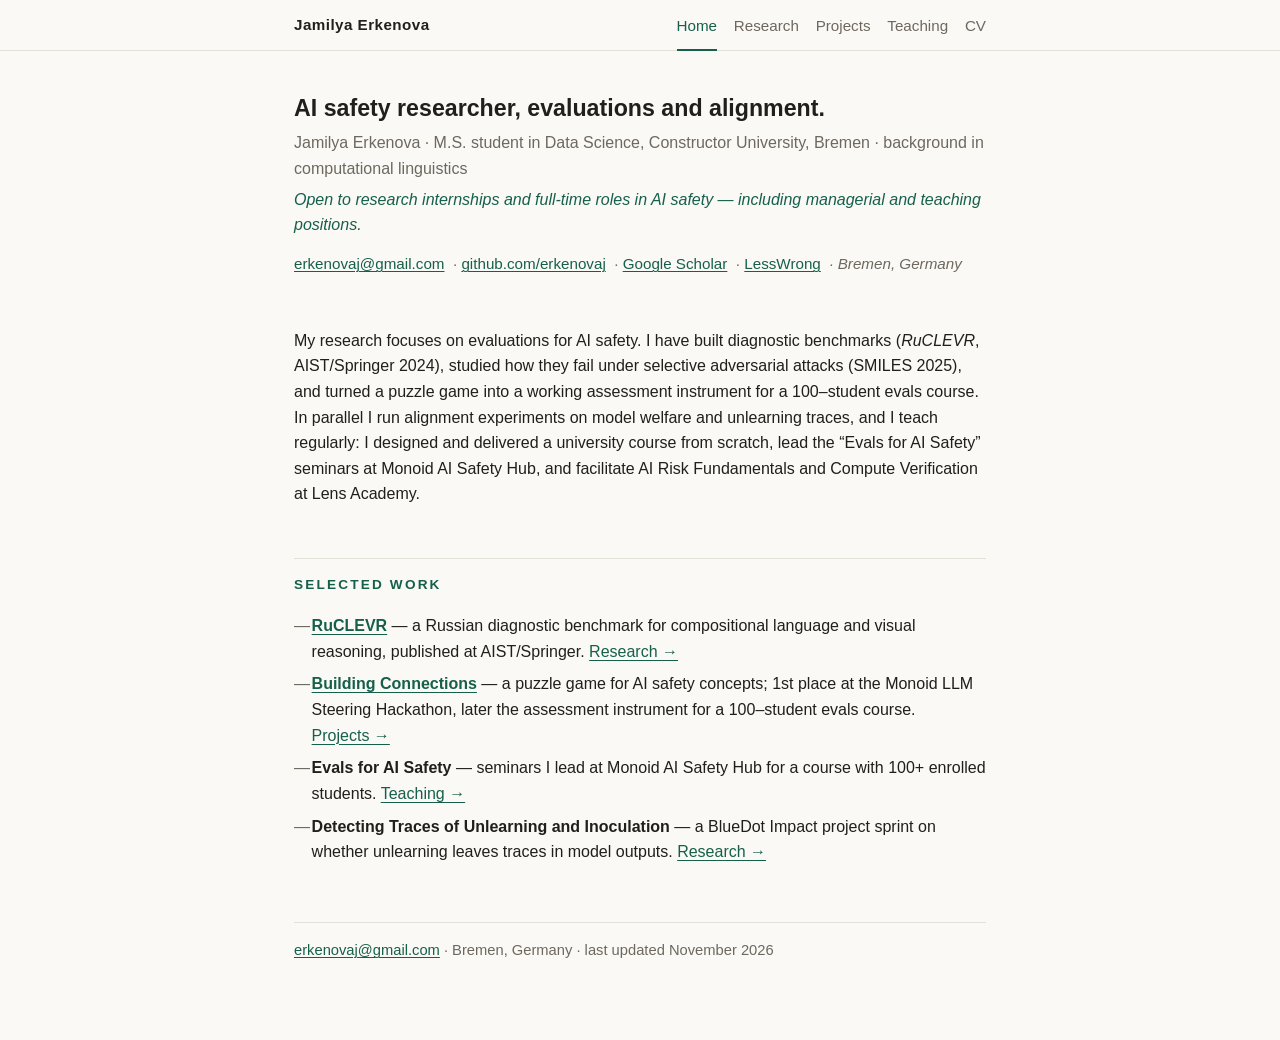
<file: index.html>
<!DOCTYPE html>
<html lang="en">
<head>
  <meta charset="utf-8">
  <meta name="viewport" content="width=device-width, initial-scale=1">
  <title>Jamilya Erkenova · AI Safety — Evals &amp; Alignment</title>
  <meta name="description" content="Jamilya Erkenova is an AI safety researcher working on evaluations and alignment. Research, projects, teaching experience, and a printable CV.">
  <meta property="og:title" content="Jamilya Erkenova · AI Safety — Evals & Alignment">
  <meta property="og:description" content="AI safety researcher working on evaluations and alignment. Research, projects, teaching, CV.">
  <meta property="og:type" content="website">
  <script type="application/ld+json">
  {
    "@context": "https://schema.org",
    "@type": "Person",
    "name": "Jamilya Erkenova",
    "jobTitle": "AI Safety Researcher",
    "email": "mailto:erkenovaj@gmail.com",
    "alumniOf": ["Higher School of Economics", "Plekhanov Russian University of Economics"],
    "sameAs": [
      "https://github.com/erkenovaj",
      "https://scholar.google.com/citations?user=n4L3FP0AAAAJ",
      "https://www.lesswrong.com/users/jamilya-erkenova"
    ]
  }
  </script>
  <link rel="icon" href="data:image/svg+xml,%3Csvg xmlns='http://www.w3.org/2000/svg' viewBox='0 0 16 16'%3E%3Ccircle cx='8' cy='8' r='7' fill='%2316604b'/%3E%3C/svg%3E">
  <link rel="stylesheet" href="style.css">
</head>
<body>
  <header class="topbar">
    <div class="topbar-inner">
      <a class="brand" href="index.html">Jamilya Erkenova</a>
      <nav>
        <ul>
          <li><a class="active" href="index.html">Home</a></li>
          <li><a href="research.html">Research</a></li>
          <li><a href="projects.html">Projects</a></li>
          <li><a href="teaching.html">Teaching</a></li>
          <li><a href="cv.html">CV</a></li>
        </ul>
      </nav>
    </div>
  </header>
  <main>

    <header>
      <h1 class="tagline">AI safety researcher, evaluations and&nbsp;alignment.</h1>
      <p class="meta">Jamilya Erkenova &middot; M.S. student in Data Science, Constructor University, Bremen &middot; background in computational linguistics</p>
      <p class="seeking">Open to research internships and full-time roles in AI safety &mdash; including managerial and teaching positions.</p>
      <ul class="contacts">
        <li><a href="mailto:erkenovaj@gmail.com">erkenovaj@gmail.com</a></li>
        <li><a href="https://github.com/erkenovaj">github.com/erkenovaj</a></li>
        <li><a href="https://scholar.google.com/citations?user=n4L3FP0AAAAJ">Google Scholar</a></li>
        <li><a href="https://www.lesswrong.com/users/jamilya-erkenova">LessWrong</a></li>
        <li class="loc">Bremen, Germany</li>
      </ul>
    </header>

    <section id="about">
      <p>My research focuses on evaluations for AI safety. I have built diagnostic
      benchmarks (<em>RuCLEVR</em>, AIST/Springer 2024), studied how they fail under
      selective adversarial attacks (SMILES 2025), and turned a puzzle game into a
      working assessment instrument for a 100&ndash;student evals course. In parallel I
      run alignment experiments on model welfare and unlearning traces, and I teach
      regularly: I designed and delivered a university course from scratch, lead the
      &ldquo;Evals for AI Safety&rdquo; seminars at Monoid AI Safety Hub, and facilitate
      AI Risk Fundamentals and Compute Verification at Lens&nbsp;Academy.</p>
    </section>

    <section id="selected">
      <h2>Selected work</h2>
      <ul class="plain">
        <li><strong><a href="https://link.springer.com/chapter/10.1007/978-3-031-97019-1_9">RuCLEVR</a></strong> &mdash; a Russian diagnostic benchmark for compositional language and visual reasoning, published at AIST/Springer. <a href="research.html">Research&nbsp;&rarr;</a></li>
        <li><strong><a href="https://ai-safety-connections.vercel.app/">Building Connections</a></strong> &mdash; a puzzle game for AI safety concepts; 1st place at the Monoid LLM Steering Hackathon, later the assessment instrument for a 100&ndash;student evals course. <a href="projects.html">Projects&nbsp;&rarr;</a></li>
        <li><strong>Evals for AI Safety</strong> &mdash; seminars I lead at Monoid AI Safety Hub for a course with 100+ enrolled students. <a href="teaching.html">Teaching&nbsp;&rarr;</a></li>
        <li><strong>Detecting Traces of Unlearning and Inoculation</strong> &mdash; a BlueDot Impact project sprint on whether unlearning leaves traces in model outputs. <a href="research.html">Research&nbsp;&rarr;</a></li>
      </ul>
    </section>

    <footer>
      <p>
        <a href="mailto:erkenovaj@gmail.com">erkenovaj@gmail.com</a> &middot; Bremen, Germany
        &middot; last updated November 2026
      </p>
    </footer>

  </main>
</body>
</html>
</file>
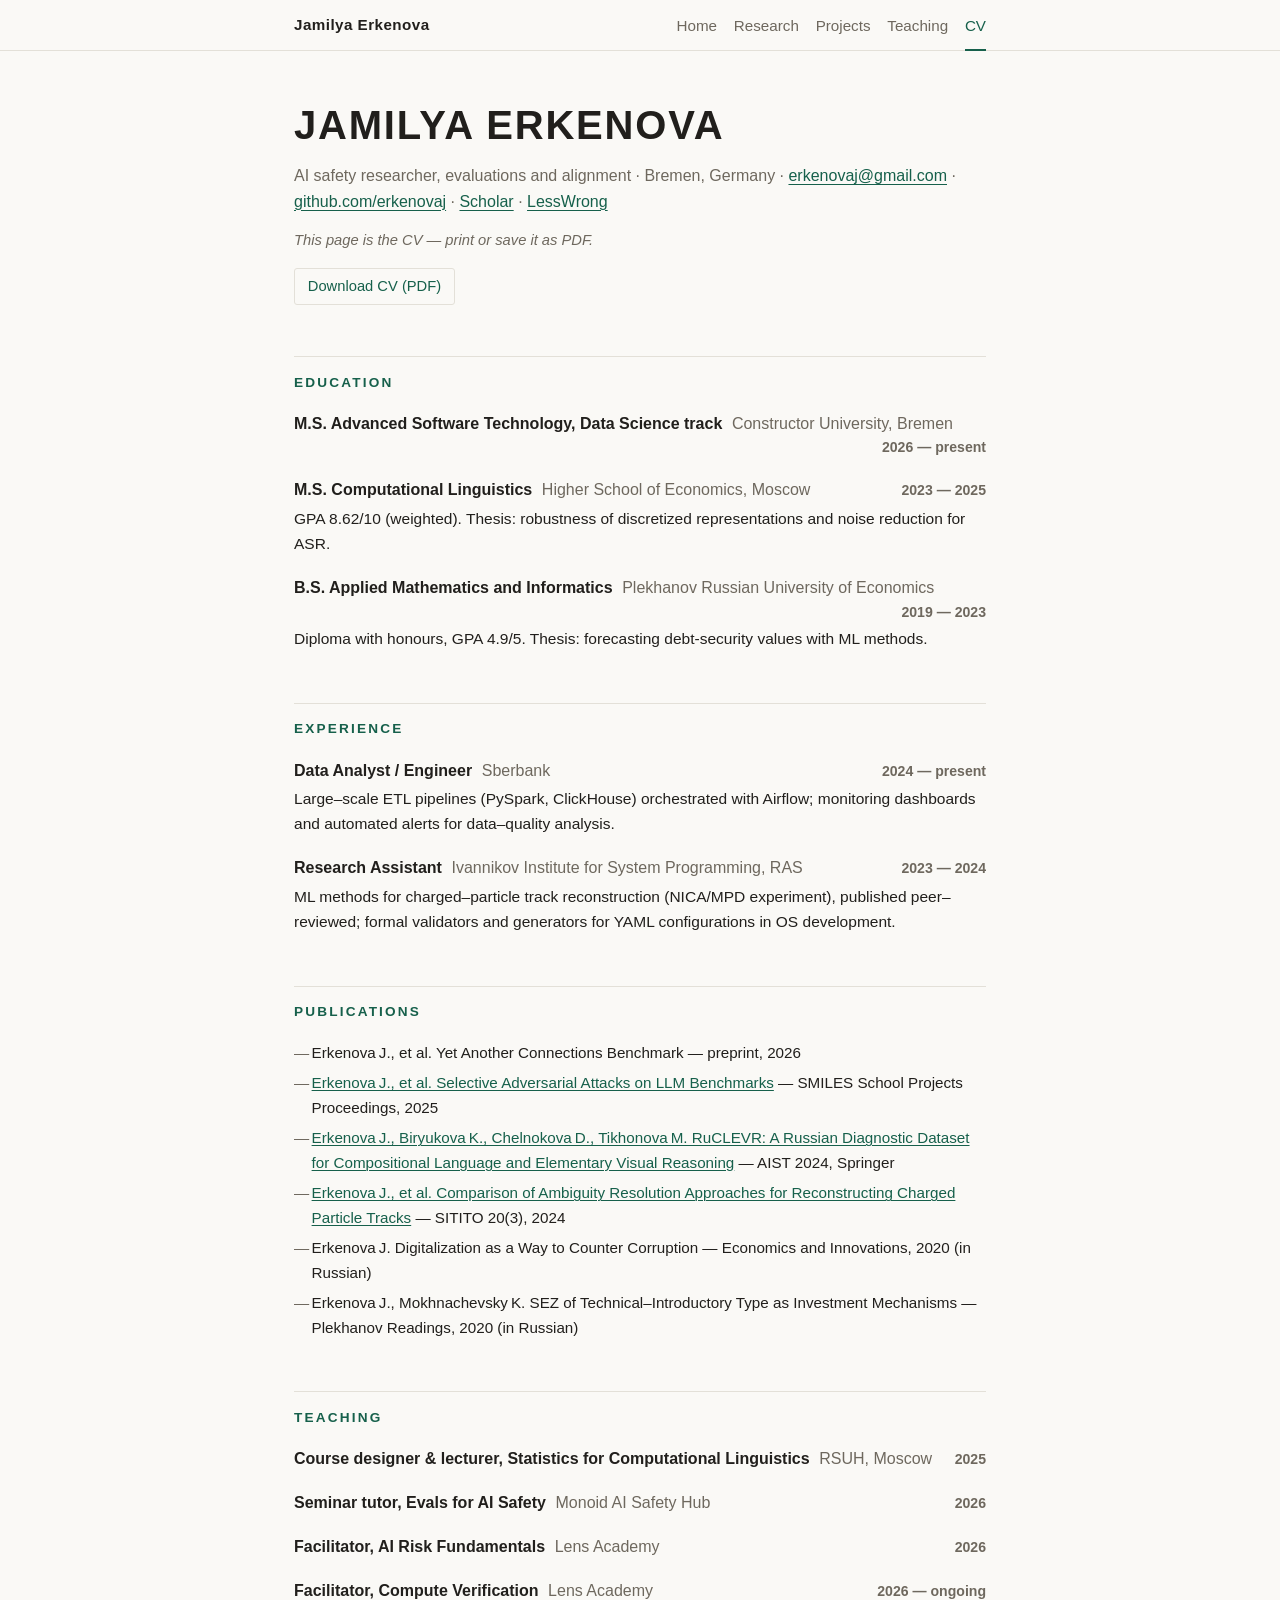
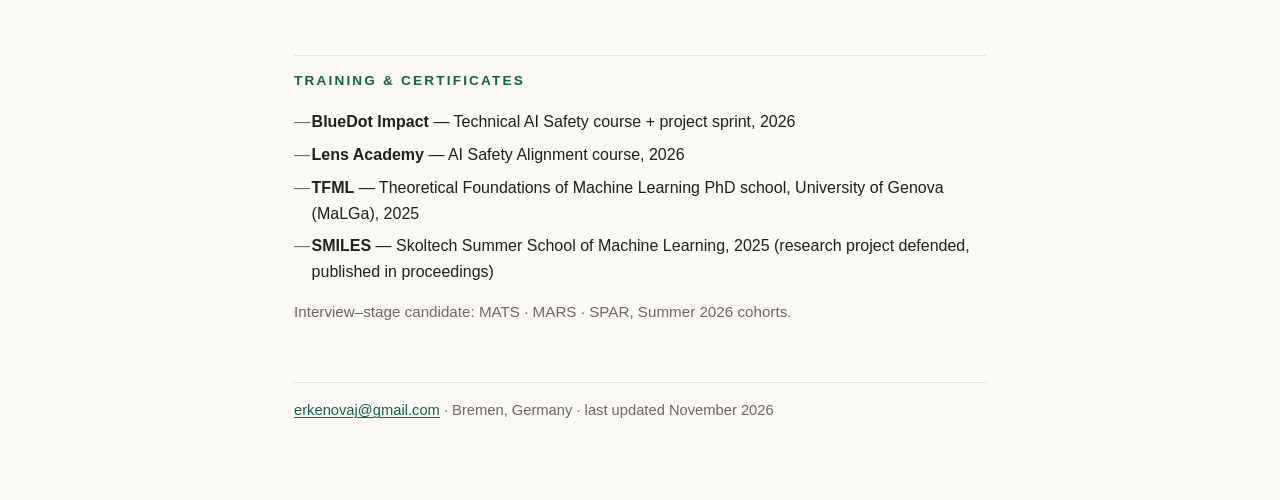
<file: cv.html>
<!DOCTYPE html>
<html lang="en">
<head>
  <meta charset="utf-8">
  <meta name="viewport" content="width=device-width, initial-scale=1">
  <title>Jamilya Erkenova · CV</title>
  <meta name="description" content="Curriculum vitae of Jamilya Erkenova: experience, education, publications, teaching, and training. Prints directly to PDF.">
  <meta property="og:title" content="Jamilya Erkenova · CV">
  <meta property="og:description" content="Experience, education, publications, teaching, and training.">
  <link rel="icon" href="data:image/svg+xml,%3Csvg xmlns='http://www.w3.org/2000/svg' viewBox='0 0 16 16'%3E%3Ccircle cx='8' cy='8' r='7' fill='%2316604b'/%3E%3C/svg%3E">
  <link rel="stylesheet" href="style.css">
</head>
<body>
  <header class="topbar">
    <div class="topbar-inner">
      <a class="brand" href="index.html">Jamilya Erkenova</a>
      <nav>
        <ul>
          <li><a href="index.html">Home</a></li>
          <li><a href="research.html">Research</a></li>
          <li><a href="projects.html">Projects</a></li>
          <li><a href="teaching.html">Teaching</a></li>
          <li><a class="active" href="cv.html">CV</a></li>
        </ul>
      </nav>
    </div>
  </header>
  <main>

    <header class="cvhead">
      <h1>Jamilya Erkenova</h1>
      <p class="meta">AI safety researcher, evaluations and alignment &middot; Bremen, Germany &middot;
      <a href="mailto:erkenovaj@gmail.com">erkenovaj@gmail.com</a> &middot;
      <a href="https://github.com/erkenovaj">github.com/erkenovaj</a> &middot;
      <a href="https://scholar.google.com/citations?user=n4L3FP0AAAAJ">Scholar</a> &middot;
      <a href="https://www.lesswrong.com/users/jamilya-erkenova">LessWrong</a></p>
      <p class="no-print cvhint">This page is the CV &mdash; print or save it as PDF.</p>
      <p class="no-print"><button onclick="window.print()">Download CV (PDF)</button></p>
    </header>

    <section id="education">
      <h2>Education</h2>
      <ul class="roles">
        <li>
          <p class="role-head">M.S. Advanced Software Technology, Data Science track <span class="org">Constructor University, Bremen</span> <span class="period">2026 &mdash; present</span></p>
        </li>
        <li>
          <p class="role-head">M.S. Computational Linguistics <span class="org">Higher School of Economics, Moscow</span> <span class="period">2023 &mdash; 2025</span></p>
          <p class="role-note">GPA 8.62/10 (weighted). Thesis: robustness of discretized representations and noise reduction for ASR.</p>
        </li>
        <li>
          <p class="role-head">B.S. Applied Mathematics and Informatics <span class="org">Plekhanov Russian University of Economics</span> <span class="period">2019 &mdash; 2023</span></p>
          <p class="role-note">Diploma with honours, GPA 4.9/5. Thesis: forecasting debt-security values with ML methods.</p>
        </li>
      </ul>
    </section>

    <section id="experience">
      <h2>Experience</h2>
      <ul class="roles">
        <li>
          <p class="role-head">Data Analyst / Engineer <span class="org">Sberbank</span> <span class="period">2024 &mdash; present</span></p>
          <p class="role-note">Large&ndash;scale ETL pipelines (PySpark, ClickHouse) orchestrated with
          Airflow; monitoring dashboards and automated alerts for data&ndash;quality analysis.</p>
        </li>
        <li>
          <p class="role-head">Research Assistant <span class="org">Ivannikov Institute for System Programming, RAS</span> <span class="period">2023 &mdash; 2024</span></p>
          <p class="role-note">ML methods for charged&ndash;particle track reconstruction (NICA/MPD
          experiment), published peer&ndash;reviewed; formal validators and generators for YAML
          configurations in OS development.</p>
        </li>
      </ul>
    </section>

    <section id="publications">
      <h2>Publications</h2>
      <ul class="pubs cv">
        <li>Erkenova&thinsp;J., et al. Yet Another Connections Benchmark &mdash; preprint, 2026</li>
        <li><a href="https://smiles.skoltech.ru/selected_papers#rec1235931201">Erkenova&thinsp;J., et al. Selective Adversarial Attacks on LLM Benchmarks</a> &mdash; SMILES School Projects Proceedings, 2025</li>
        <li><a href="https://link.springer.com/chapter/10.1007/978-3-031-97019-1_9">Erkenova&thinsp;J., Biryukova&thinsp;K., Chelnokova&thinsp;D., Tikhonova&thinsp;M. RuCLEVR: A Russian Diagnostic Dataset for Compositional Language and Elementary Visual Reasoning</a> &mdash; AIST 2024, Springer</li>
        <li><a href="http://sitito.cs.msu.ru/index.php/SITITO/article/view/1131">Erkenova&thinsp;J., et al. Comparison of Ambiguity Resolution Approaches for Reconstructing Charged Particle Tracks</a> &mdash; SITITO 20(3), 2024</li>
        <li>Erkenova&thinsp;J. Digitalization as a Way to Counter Corruption &mdash; Economics and Innovations, 2020 (in Russian)</li>
        <li>Erkenova&thinsp;J., Mokhnachevsky&thinsp;K. SEZ of Technical&ndash;Introductory Type as Investment Mechanisms &mdash; Plekhanov Readings, 2020 (in Russian)</li>
      </ul>
    </section>

    <section id="teaching">
      <h2>Teaching</h2>
      <ul class="roles">
        <li>
          <p class="role-head">Course designer &amp; lecturer, Statistics for Computational Linguistics <span class="org">RSUH, Moscow</span> <span class="period">2025</span></p>
        </li>
        <li>
          <p class="role-head">Seminar tutor, Evals for AI Safety <span class="org">Monoid AI Safety Hub</span> <span class="period">2026</span></p>
        </li>
        <li>
          <p class="role-head">Facilitator, AI Risk Fundamentals <span class="org">Lens Academy</span> <span class="period">2026</span></p>
        </li>
        <li>
          <p class="role-head">Facilitator, Compute Verification <span class="org">Lens Academy</span> <span class="period">2026 &mdash; ongoing</span></p>
        </li>
      </ul>
    </section>

    <section id="training">
      <h2>Training &amp; certificates</h2>
      <ul class="plain">
        <li><strong>BlueDot Impact</strong> &mdash; Technical AI Safety course + project sprint, 2026</li>
        <li><strong>Lens Academy</strong> &mdash; AI Safety Alignment course, 2026</li>
        <li><strong>TFML</strong> &mdash; Theoretical Foundations of Machine Learning PhD school, University of Genova (MaLGa), 2025</li>
        <li><strong>SMILES</strong> &mdash; Skoltech Summer School of Machine Learning, 2025 (research project defended, published in proceedings)</li>
      </ul>
      <p class="programs">Interview&ndash;stage candidate: MATS &middot; MARS &middot; SPAR, Summer 2026 cohorts.</p>
    </section>

    <footer>
      <p>
        <a href="mailto:erkenovaj@gmail.com">erkenovaj@gmail.com</a> &middot; Bremen, Germany
        &middot; last updated November 2026
      </p>
    </footer>

  </main>
</body>
</html>
</file>
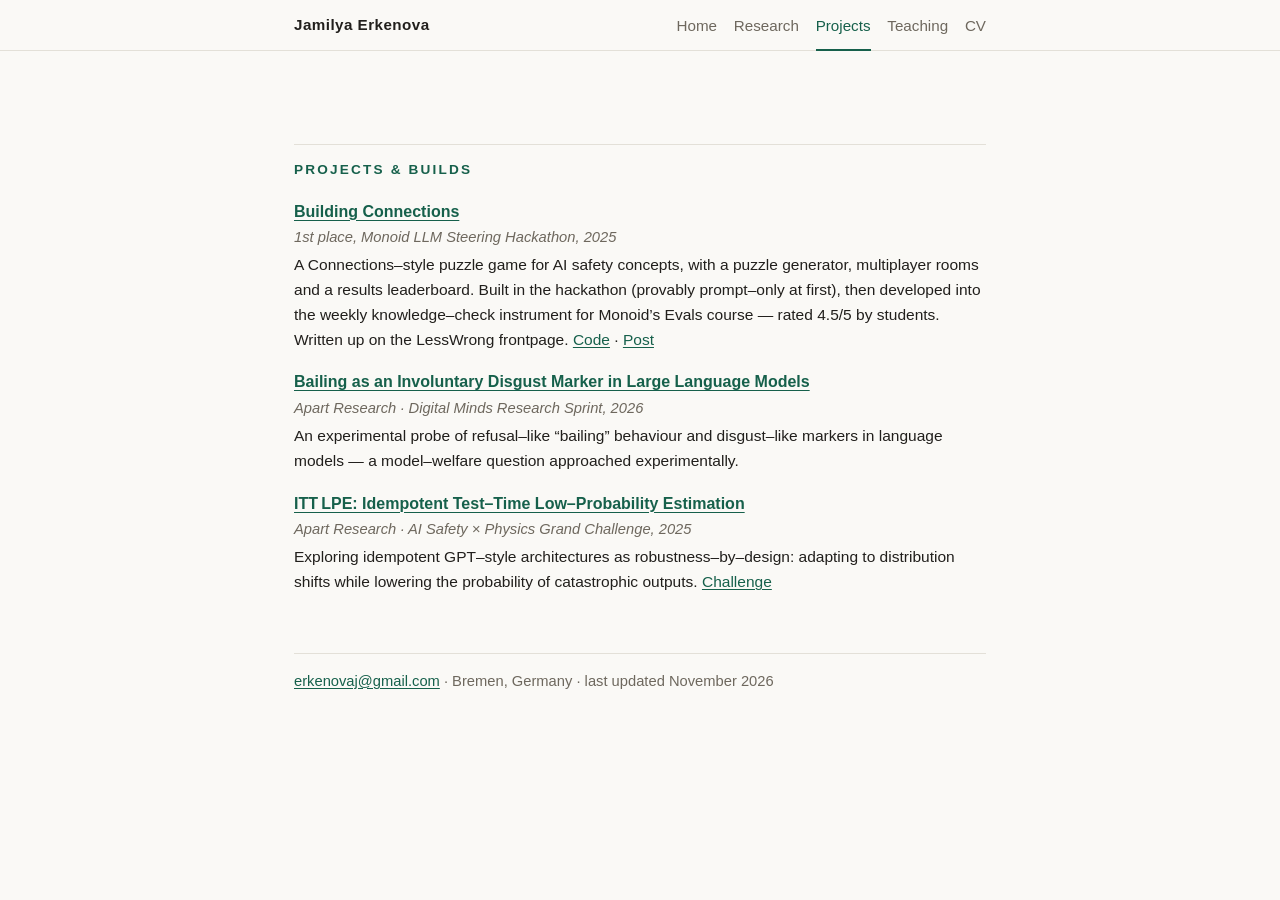
<file: projects.html>
<!DOCTYPE html>
<html lang="en">
<head>
  <meta charset="utf-8">
  <meta name="viewport" content="width=device-width, initial-scale=1">
  <title>Jamilya Erkenova · Projects &amp; Builds</title>
  <meta name="description" content="Projects by Jamilya Erkenova: Building Connections (1st place, Monoid LLM Steering Hackathon), Apart Research sprints on model welfare and robust architectures.">
  <meta property="og:title" content="Jamilya Erkenova · Projects & Builds">
  <meta property="og:description" content="Building Connections, Apart Research sprints, and other builds.">
  <link rel="icon" href="data:image/svg+xml,%3Csvg xmlns='http://www.w3.org/2000/svg' viewBox='0 0 16 16'%3E%3Ccircle cx='8' cy='8' r='7' fill='%2316604b'/%3E%3C/svg%3E">
  <link rel="stylesheet" href="style.css">
</head>
<body>
  <header class="topbar">
    <div class="topbar-inner">
      <a class="brand" href="index.html">Jamilya Erkenova</a>
      <nav>
        <ul>
          <li><a href="index.html">Home</a></li>
          <li><a href="research.html">Research</a></li>
          <li><a class="active" href="projects.html">Projects</a></li>
          <li><a href="teaching.html">Teaching</a></li>
          <li><a href="cv.html">CV</a></li>
        </ul>
      </nav>
    </div>
  </header>
  <main>

    <section id="projects">
      <h2>Projects &amp; builds</h2>
      <ul class="pubs">
        <li>
          <p class="pub-title"><a href="https://ai-safety-connections.vercel.app/">Building Connections</a></p>
          <p class="pub-venue">1st place, Monoid LLM Steering Hackathon, 2025</p>
          <p class="pub-note">A Connections&ndash;style puzzle game for AI safety concepts, with a puzzle
          generator, multiplayer rooms and a results leaderboard. Built in the hackathon (provably
          prompt&ndash;only at first), then developed into the weekly knowledge&ndash;check instrument for
          Monoid&rsquo;s Evals course &mdash; rated 4.5/5 by students. Written up on the LessWrong frontpage.
          <a href="https://github.com/erkenovaj/building-connections">Code</a> &middot;
          <a href="https://www.lesswrong.com/posts/QkvWBowHvH2FCkeFF/building-connections">Post</a></p>
        </li>
        <li>
          <p class="pub-title"><a href="https://apartresearch.com/sprints/projects/bailing-as-an-involuntary-disgust-marker-in-large-language-models-mf80">Bailing as an Involuntary Disgust Marker in Large Language Models</a></p>
          <p class="pub-venue">Apart Research &middot; Digital Minds Research Sprint, 2026</p>
          <p class="pub-note">An experimental probe of refusal&ndash;like &ldquo;bailing&rdquo; behaviour and
          disgust&ndash;like markers in language models &mdash; a model&ndash;welfare question approached
          experimentally.</p>
        </li>
        <li>
          <p class="pub-title"><a href="https://github.com/erkenovaj/ittlpe">ITT&thinsp;LPE: Idempotent Test&ndash;Time Low&ndash;Probability Estimation</a></p>
          <p class="pub-venue">Apart Research &middot; AI Safety &times; Physics Grand Challenge, 2025</p>
          <p class="pub-note">Exploring idempotent GPT&ndash;style architectures as robustness&ndash;by&ndash;design:
          adapting to distribution shifts while lowering the probability of catastrophic outputs.
          <a href="https://apartresearch.com/sprints/ai-safety-x-physics-grand-challenge-2025-07-25-to-2025-07-27">Challenge</a></p>
        </li>
      </ul>
    </section>

    <footer>
      <p>
        <a href="mailto:erkenovaj@gmail.com">erkenovaj@gmail.com</a> &middot; Bremen, Germany
        &middot; last updated November 2026
      </p>
    </footer>

  </main>
</body>
</html>
</file>
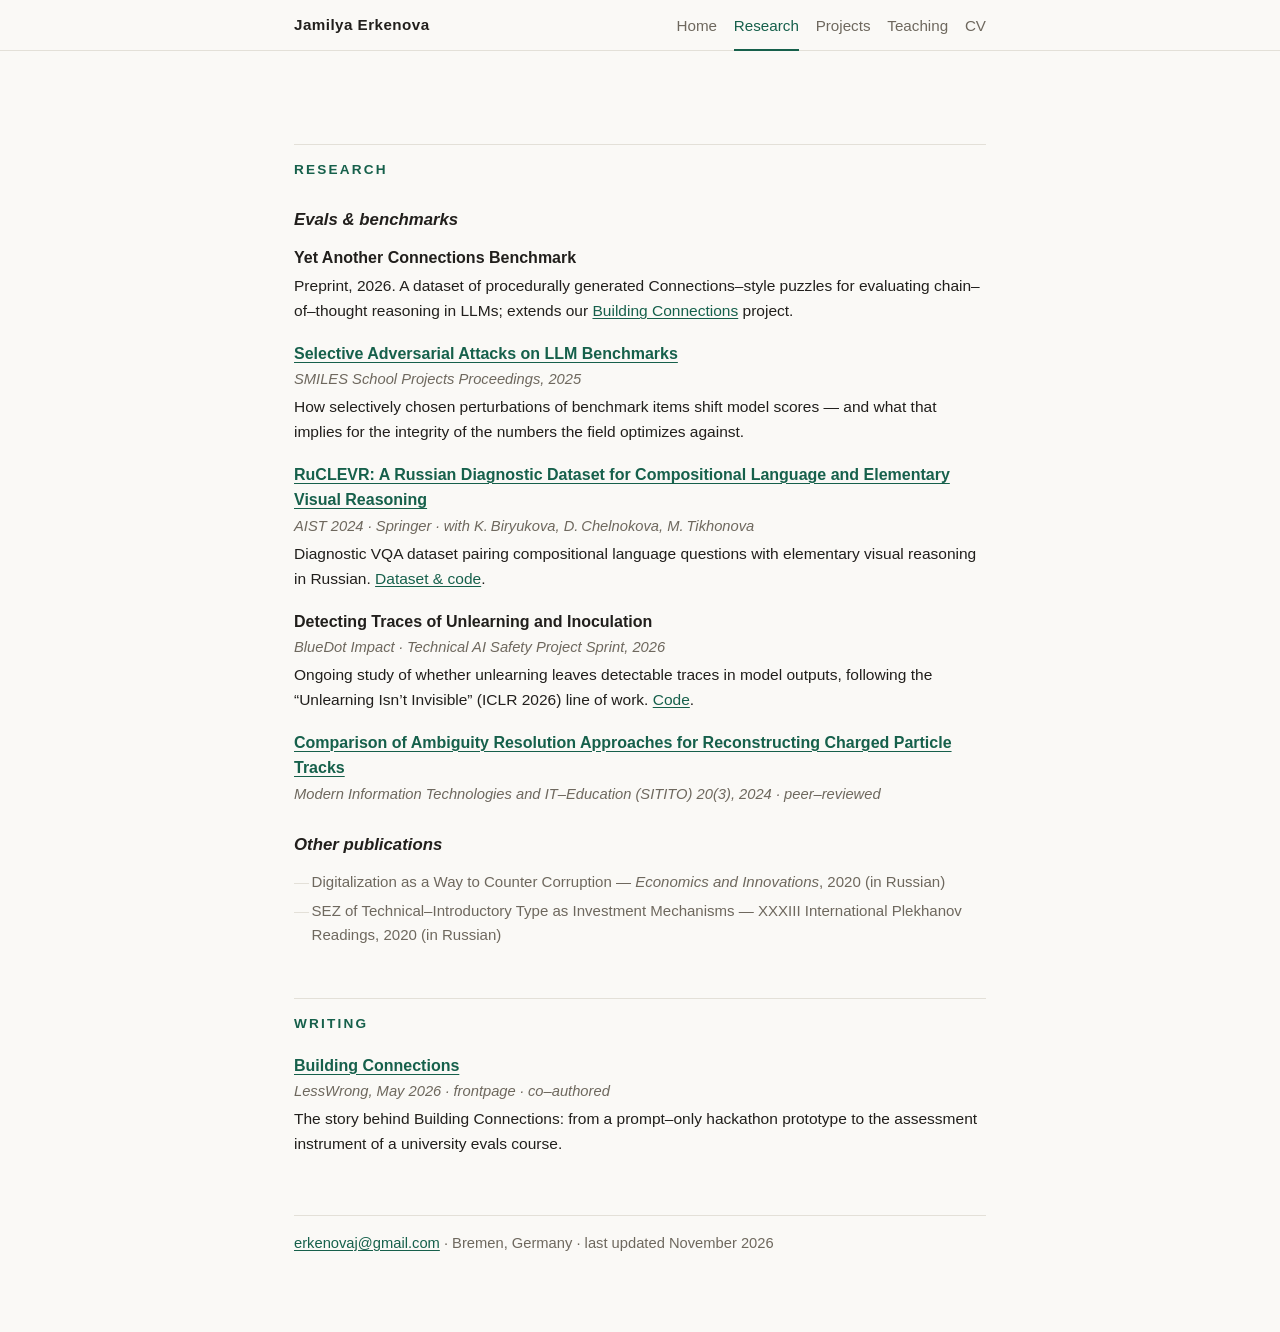
<file: research.html>
<!DOCTYPE html>
<html lang="en">
<head>
  <meta charset="utf-8">
  <meta name="viewport" content="width=device-width, initial-scale=1">
  <title>Jamilya Erkenova · Research &amp; Writing</title>
  <meta name="description" content="Publications and writing by Jamilya Erkenova: RuCLEVR, adversarial attacks on LLM benchmarks, unlearning traces, and LessWrong posts.">
  <meta property="og:title" content="Jamilya Erkenova · Research & Writing">
  <meta property="og:description" content="Publications and writing: RuCLEVR, adversarial robustness of benchmarks, unlearning traces, LessWrong.">
  <link rel="icon" href="data:image/svg+xml,%3Csvg xmlns='http://www.w3.org/2000/svg' viewBox='0 0 16 16'%3E%3Ccircle cx='8' cy='8' r='7' fill='%2316604b'/%3E%3C/svg%3E">
  <link rel="stylesheet" href="style.css">
</head>
<body>
  <header class="topbar">
    <div class="topbar-inner">
      <a class="brand" href="index.html">Jamilya Erkenova</a>
      <nav>
        <ul>
          <li><a href="index.html">Home</a></li>
          <li><a class="active" href="research.html">Research</a></li>
          <li><a href="projects.html">Projects</a></li>
          <li><a href="teaching.html">Teaching</a></li>
          <li><a href="cv.html">CV</a></li>
        </ul>
      </nav>
    </div>
  </header>
  <main>

    <section id="research">
      <h2>Research</h2>

      <h3>Evals &amp; benchmarks</h3>
      <ul class="pubs">
        <li>
          <p class="pub-title">Yet Another Connections Benchmark</p>
          <p class="pub-note">Preprint, 2026. A dataset of procedurally generated
          Connections&ndash;style puzzles for evaluating chain&ndash;of&ndash;thought reasoning in LLMs;
          extends our <a href="projects.html">Building&nbsp;Connections</a> project.</p>
        </li>
        <li>
          <p class="pub-title"><a href="https://smiles.skoltech.ru/selected_papers#rec1235931201">Selective Adversarial Attacks on LLM Benchmarks</a></p>
          <p class="pub-venue">SMILES School Projects Proceedings, 2025</p>
          <p class="pub-note">How selectively chosen perturbations of benchmark items shift model
          scores &mdash; and what that implies for the integrity of the numbers the field optimizes&nbsp;against.</p>
        </li>
        <li>
          <p class="pub-title"><a href="https://link.springer.com/chapter/10.1007/978-3-031-97019-1_9">RuCLEVR: A Russian Diagnostic Dataset for Compositional Language and Elementary Visual Reasoning</a></p>
          <p class="pub-venue">AIST 2024 &middot; Springer &middot; with K.&thinsp;Biryukova, D.&thinsp;Chelnokova, M.&thinsp;Tikhonova</p>
          <p class="pub-note">Diagnostic VQA dataset pairing compositional language questions with
          elementary visual reasoning in Russian. <a href="https://github.com/erkenovaj/RuCLEVR">Dataset &amp; code</a>.</p>
        </li>
        <li>
          <p class="pub-title">Detecting Traces of Unlearning and Inoculation</p>
          <p class="pub-venue">BlueDot Impact &middot; Technical AI Safety Project Sprint, 2026</p>
          <p class="pub-note">Ongoing study of whether unlearning leaves detectable traces in model
          outputs, following the &ldquo;Unlearning Isn&rsquo;t Invisible&rdquo; (ICLR 2026) line of work.
          <a href="https://github.com/erkenovaj/unlearning_fingerprints">Code</a>.</p>
        </li>
        <li>
          <p class="pub-title"><a href="http://sitito.cs.msu.ru/index.php/SITITO/article/view/1131">Comparison of Ambiguity Resolution Approaches for Reconstructing Charged Particle Tracks</a></p>
          <p class="pub-venue">Modern Information Technologies and IT&ndash;Education (SITITO) 20(3), 2024 &middot; peer&ndash;reviewed</p>
        </li>
      </ul>

      <h3>Other publications</h3>
      <ul class="pubs minor">
        <li>Digitalization as a Way to Counter Corruption &mdash; <em>Economics and Innovations</em>, 2020 (in Russian)</li>
        <li>SEZ of Technical&ndash;Introductory Type as Investment Mechanisms &mdash; XXXIII International Plekhanov Readings, 2020 (in Russian)</li>
      </ul>
    </section>

    <section id="writing">
      <h2>Writing</h2>
      <ul class="pubs">
        <li>
          <p class="pub-title"><a href="https://www.lesswrong.com/posts/QkvWBowHvH2FCkeFF/building-connections">Building Connections</a></p>
          <p class="pub-venue">LessWrong, May 2026 &middot; frontpage &middot; co&ndash;authored</p>
          <p class="pub-note">The story behind Building Connections: from a prompt&ndash;only hackathon
          prototype to the assessment instrument of a university evals&nbsp;course.</p>
        </li>
      </ul>
    </section>

    <footer>
      <p>
        <a href="mailto:erkenovaj@gmail.com">erkenovaj@gmail.com</a> &middot; Bremen, Germany
        &middot; last updated November 2026
      </p>
    </footer>

  </main>
</body>
</html>
</file>
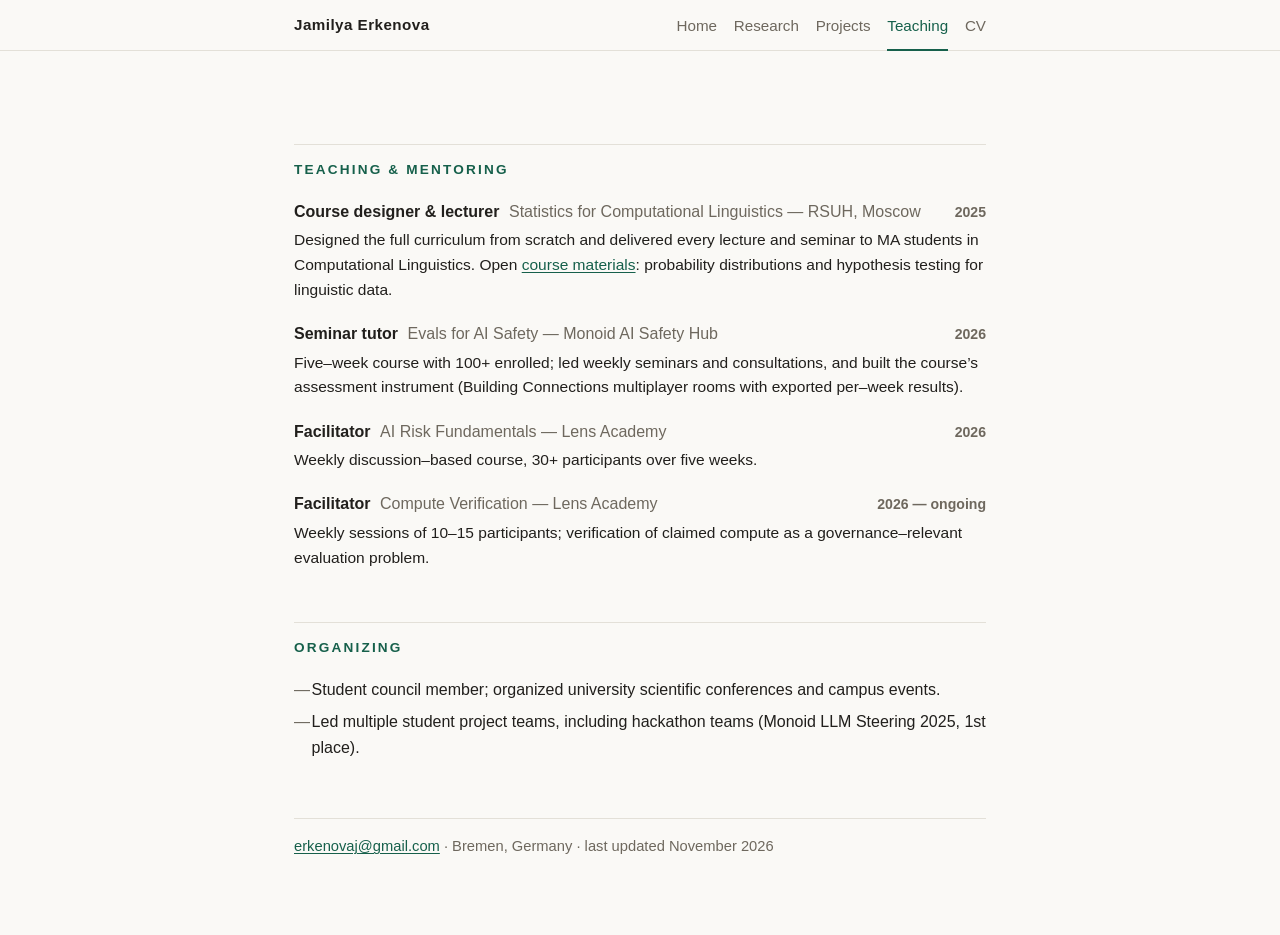
<file: teaching.html>
<!DOCTYPE html>
<html lang="en">
<head>
  <meta charset="utf-8">
  <meta name="viewport" content="width=device-width, initial-scale=1">
  <title>Jamilya Erkenova · Teaching &amp; Organizing</title>
  <meta name="description" content="Teaching and organizing experience of Jamilya Erkenova: course design at RSUH, Evals for AI Safety at Monoid, AI Risk Fundamentals and Compute Verification at Lens Academy.">
  <meta property="og:title" content="Jamilya Erkenova · Teaching & Organizing">
  <meta property="og:description" content="Course design, seminars, facilitation, and student team leadership.">
  <link rel="icon" href="data:image/svg+xml,%3Csvg xmlns='http://www.w3.org/2000/svg' viewBox='0 0 16 16'%3E%3Ccircle cx='8' cy='8' r='7' fill='%2316604b'/%3E%3C/svg%3E">
  <link rel="stylesheet" href="style.css">
</head>
<body>
  <header class="topbar">
    <div class="topbar-inner">
      <a class="brand" href="index.html">Jamilya Erkenova</a>
      <nav>
        <ul>
          <li><a href="index.html">Home</a></li>
          <li><a href="research.html">Research</a></li>
          <li><a href="projects.html">Projects</a></li>
          <li><a class="active" href="teaching.html">Teaching</a></li>
          <li><a href="cv.html">CV</a></li>
        </ul>
      </nav>
    </div>
  </header>
  <main>

    <section id="teaching">
      <h2>Teaching &amp; mentoring</h2>
      <ul class="roles">
        <li>
          <p class="role-head">Course designer &amp; lecturer <span class="org">Statistics for Computational Linguistics &mdash; RSUH, Moscow</span> <span class="period">2025</span></p>
          <p class="role-note">Designed the full curriculum from scratch and delivered every lecture and
          seminar to MA students in Computational Linguistics. Open
          <a href="https://github.com/erkenovaj/statistical_methods_in_linguistics">course materials</a>:
          probability distributions and hypothesis testing for linguistic data.</p>
        </li>
        <li>
          <p class="role-head">Seminar tutor <span class="org">Evals for AI Safety &mdash; Monoid AI Safety Hub</span> <span class="period">2026</span></p>
          <p class="role-note">Five&ndash;week course with 100+ enrolled; led weekly seminars and
          consultations, and built the course&rsquo;s assessment instrument (Building Connections
          multiplayer rooms with exported per&ndash;week results).</p>
        </li>
        <li>
          <p class="role-head">Facilitator <span class="org">AI Risk Fundamentals &mdash; Lens Academy</span> <span class="period">2026</span></p>
          <p class="role-note">Weekly discussion&ndash;based course, 30+ participants over five weeks.</p>
        </li>
        <li>
          <p class="role-head">Facilitator <span class="org">Compute Verification &mdash; Lens Academy</span> <span class="period">2026 &mdash; ongoing</span></p>
          <p class="role-note">Weekly sessions of 10&ndash;15 participants; verification of claimed compute
          as a governance&ndash;relevant evaluation problem.</p>
        </li>
      </ul>
    </section>

    <section id="organizing">
      <h2>Organizing</h2>
      <ul class="plain">
        <li>Student council member; organized university scientific conferences and campus events.</li>
        <li>Led multiple student project teams, including hackathon teams (Monoid LLM Steering 2025, 1st place).</li>
      </ul>
    </section>

    <footer>
      <p>
        <a href="mailto:erkenovaj@gmail.com">erkenovaj@gmail.com</a> &middot; Bremen, Germany
        &middot; last updated November 2026
      </p>
    </footer>

  </main>
</body>
</html>
</file>
<file: style.css>
/* Jamilya Erkenova — personal site
   Plain CSS, no frameworks, no webfonts. Print-friendly. */

:root {
  --bg: #faf9f6;
  --text: #211f1c;
  --muted: #6e685e;
  --accent: #16604b;
  --accent-strong: #0e4536;
  --hairline: #e3e0d8;
  --selection: #d9e8e1;
}

@media (prefers-color-scheme: dark) {
  :root {
    --bg: #17191b;
    --text: #e6e3dd;
    --muted: #96908a;
    --accent: #6cbfa4;
    --accent-strong: #8fd3bd;
    --hairline: #2b2e31;
    --selection: #24443a;
  }
}

* { box-sizing: border-box; }

html { -webkit-text-size-adjust: 100%; }

body {
  margin: 0;
  background: var(--bg);
  color: var(--text);
  font-family: "Helvetica Neue", Helvetica, Arial, "Liberation Sans", sans-serif;
  font-size: 1rem;
  line-height: 1.6;
  text-rendering: optimizeLegibility;
  -webkit-font-smoothing: antialiased;
}

::selection { background: var(--selection); }

main {
  max-width: 46rem;
  margin: 0 auto;
  padding: 2.6rem 1.375rem 4rem;
}

/* ---------- header ---------- */

h1 {
  font-size: clamp(1.9rem, 5vw, 2.5rem);
  font-weight: 600;
  letter-spacing: 0.045em;
  text-transform: uppercase;
  margin: 0 0 0.5rem;
}

.tagline {
  font-size: 1.2rem;
  margin: 0 0 0.35rem;
}

h1.tagline {
  font-size: 1.45rem;
  text-transform: none;
  letter-spacing: 0;
  line-height: 1.3;
  font-weight: 600;
  margin: 0 0 0.45rem;
}

.meta {
  color: var(--muted);
  margin: 0 0 0.35rem;
}

.seeking {
  font-style: italic;
  color: var(--accent);
  margin: 0.35rem 0 0.9rem;
}

.contacts {
  list-style: none;
  padding: 0;
  margin: 0;
  color: var(--muted);
  font-size: 0.95rem;
}

.contacts li { display: inline-block; }

.contacts li + li::before { content: "\00a0\00b7\00a0"; }

.contacts .loc { font-style: italic; }

/* ---------- sections ---------- */

section { margin-top: 3.2rem; }

h2 {
  font-size: 0.85rem;
  font-weight: 600;
  letter-spacing: 0.16em;
  text-transform: uppercase;
  color: var(--accent);
  border-top: 1px solid var(--hairline);
  padding-top: 0.9rem;
  margin: 0 0 1.1rem;
}

h3 {
  font-style: italic;
  font-weight: 600;
  font-size: 1.05rem;
  margin: 1.6rem 0 0.7rem;
}

#about p { margin: 0; }

/* ---------- publications & projects ---------- */

.pubs {
  list-style: none;
  padding: 0;
  margin: 0;
}

.pubs li { margin: 0 0 1.05rem; }

.pub-title { margin: 0; font-weight: 600; }

.pub-venue {
  margin: 0.1rem 0 0;
  font-size: 0.92rem;
  font-style: italic;
  color: var(--muted);
}

.pub-note { margin: 0.25rem 0 0; font-size: 0.97rem; }

.pubs.minor {
  font-size: 0.94rem;
  color: var(--muted);
}

.pubs.minor li { margin: 0 0 0.3rem; padding-left: 1.1rem; position: relative; }

.pubs.minor li::before { content: "\2014"; position: absolute; left: 0; color: var(--hairline); }

/* ---------- roles (teaching, experience) ---------- */

.roles {
  list-style: none;
  padding: 0;
  margin: 0;
}

.roles li { margin: 0 0 1.15rem; }

.role-head {
  margin: 0;
  display: flex;
  flex-wrap: wrap;
  align-items: baseline;
  column-gap: 0.6rem;
}

.role-head { font-weight: 600; }

.role-head .org { font-weight: 400; color: var(--muted); }

.role-head .period {
  margin-left: auto;
  font-size: 0.88rem;
  color: var(--muted);
  white-space: nowrap;
}

.role-note { margin: 0.25rem 0 0; font-size: 0.97rem; }

/* ---------- simple lists ---------- */

.plain {
  list-style: none;
  padding: 0;
  margin: 0;
}

.plain li {
  margin: 0 0 0.45rem;
  padding-left: 1.1rem;
  position: relative;
}

.plain li::before { content: "\2014"; position: absolute; left: 0; color: var(--muted); }

.programs {
  margin: 1rem 0 0;
  font-size: 0.95rem;
  color: var(--muted);
}

.programs strong, .plain strong { font-weight: 600; }

/* ---------- top tab bar ---------- */

.topbar {
  position: sticky;
  top: 0;
  z-index: 10;
  background: var(--bg);
  border-bottom: 1px solid var(--hairline);
}

.topbar-inner {
  max-width: 46rem;
  margin: 0 auto;
  padding: 0 1.375rem;
  display: flex;
  align-items: center;
  justify-content: space-between;
  gap: 1rem;
}

.brand {
  font-weight: 600;
  font-size: 0.95rem;
  letter-spacing: 0.03em;
  color: var(--text);
  text-decoration: none;
  white-space: nowrap;
}

.brand:hover { color: var(--accent); }

.topbar nav ul {
  list-style: none;
  margin: 0;
  padding: 0;
  display: flex;
  flex-wrap: wrap;
  gap: 0 1.05rem;
}

.topbar nav a {
  display: inline-block;
  padding: 0.85rem 0 0.7rem;
  margin-bottom: -1px;
  color: var(--muted);
  text-decoration: none;
  font-size: 0.95rem;
  border-bottom: 2px solid transparent;
}

.topbar nav a:hover { color: var(--accent-strong); }

.topbar nav a.active {
  color: var(--accent);
  border-bottom-color: var(--accent);
}

header.cvhead h1 { margin-bottom: 0.4rem; }

header.cvhead .meta { margin-top: 0; }

.cvhint {
  color: var(--muted);
  font-style: italic;
  font-size: 0.92rem;
  margin: 0.9rem 0 0.55rem;
}

.pubs.cv { font-size: 0.95rem; }

.pubs.cv li {
  margin-bottom: 0.4rem;
  padding-left: 1.1rem;
  position: relative;
}

.pubs.cv li::before { content: "\2014"; position: absolute; left: 0; color: var(--muted); }

@media (max-width: 33rem) {
  .brand { display: none; }
  .topbar-inner { justify-content: flex-start; }
}

/* ---------- links & button ---------- */

a {
  color: var(--accent);
  text-decoration: underline;
  text-decoration-thickness: 1px;
  text-underline-offset: 0.16em;
}

a:hover { color: var(--accent-strong); }

button {
  font: inherit;
  font-size: 0.92rem;
  color: var(--accent);
  background: transparent;
  border: 1px solid var(--hairline);
  border-radius: 3px;
  padding: 0.35rem 0.8rem;
  cursor: pointer;
}

button:hover { border-color: var(--accent); }

/* ---------- footer ---------- */

footer {
  margin-top: 3.6rem;
  border-top: 1px solid var(--hairline);
  padding-top: 1rem;
  font-size: 0.92rem;
  color: var(--muted);
}

footer p { margin: 0 0 0.8rem; }

/* ---------- print: the same page is the CV ---------- */

@media print {
  :root {
    --bg: #ffffff;
    --text: #000000;
    --muted: #444444;
    --accent: #000000;
    --accent-strong: #000000;
    --hairline: #cccccc;
  }

  body { font-size: 10.5pt; line-height: 1.45; }

  main { max-width: none; padding: 0; margin: 0; }

  section { margin-top: 1.1rem; }

  h2 { padding-top: 0.4rem; margin-bottom: 0.55rem; }

  h1 { font-size: 17pt; }

  .tagline { font-size: 11.5pt; }

  .pubs li, .roles li, .plain li { break-inside: avoid; }

  a { color: inherit; }

  .topbar, .cvhint { display: none; }

  .no-print { display: none; }

  footer { margin-top: 1.2rem; }

  @page { margin: 1.8cm 1.9cm; }
}
</file>
